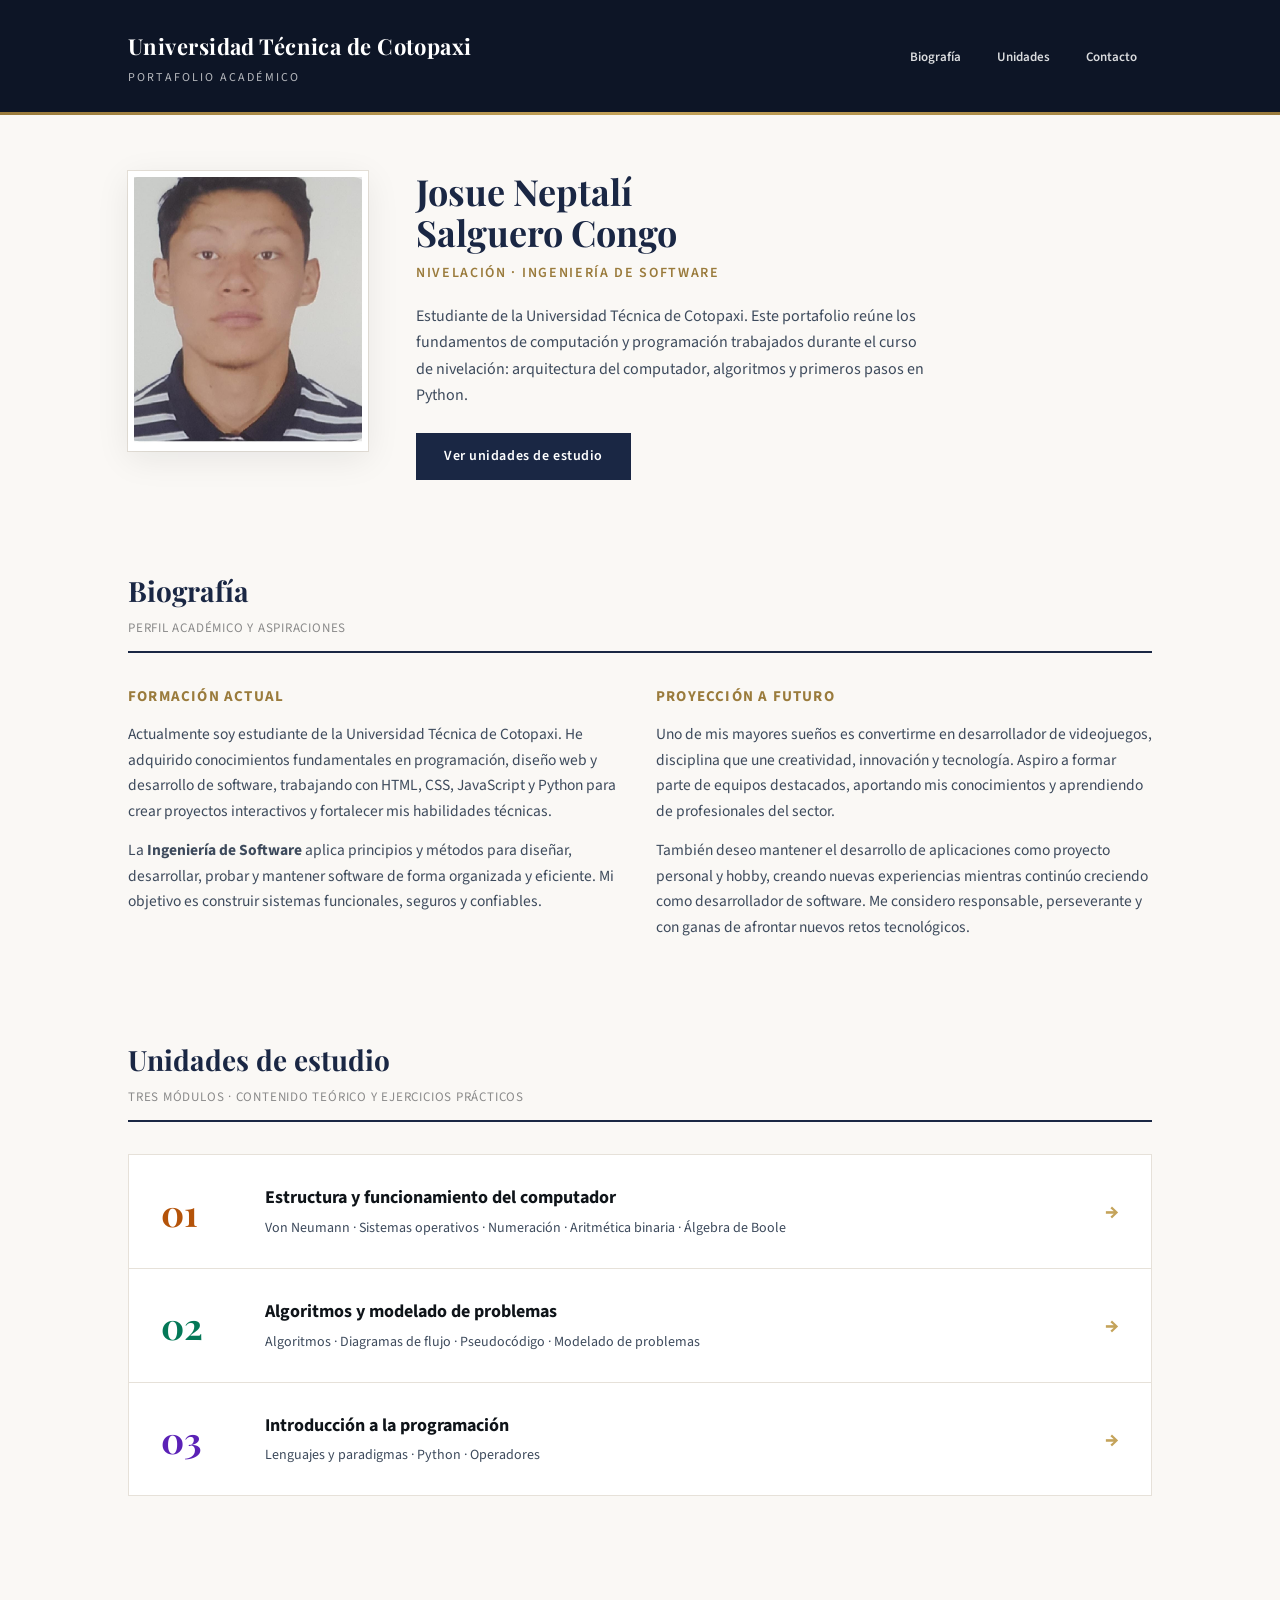
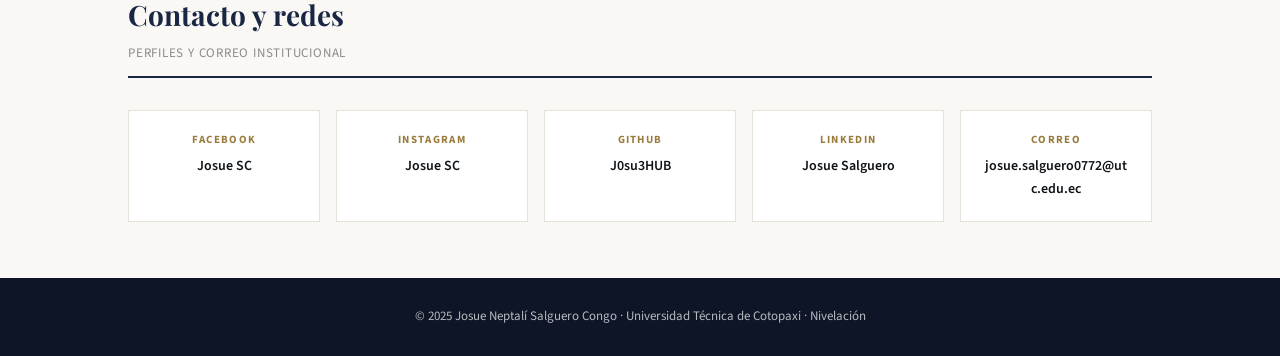
<file: index.html>
<!DOCTYPE html>
<html lang="es">
<head>
  <meta charset="UTF-8" />
  <meta name="viewport" content="width=device-width, initial-scale=1.0" />
  <title>Portafolio Académico · Josue Neptalí Salguero Congo</title>
  <link rel="stylesheet" href="style.css" />
</head>
<body>

  <header class="site-header">
    <div class="header-inner">
      <div class="logo-block">
        <h1>Universidad Técnica de Cotopaxi</h1>
        <p>Portafolio Académico</p>
      </div>
      <nav class="site-nav">
        <a href="#biografia">Biografía</a>
        <a href="#unidades">Unidades</a>
        <a href="#redes">Contacto</a>
      </nav>
    </div>
    <div class="gold-bar"></div>
  </header>

  <section class="hero">
    <img class="hero-photo" src="josue.jpeg" alt="Josue Neptalí Salguero Congo" />
    <div class="hero-info">
      <h2>Josue Neptalí<br>Salguero Congo</h2>
      <p class="role">Nivelación · Ingeniería de Software</p>
      <p>
        Estudiante de la Universidad Técnica de Cotopaxi. Este portafolio
        reúne los fundamentos de computación y programación trabajados
        durante el curso de nivelación: arquitectura del computador,
        algoritmos y primeros pasos en Python.
      </p>
      <a class="btn-primary" href="#unidades">Ver unidades de estudio</a>
    </div>
  </section>

  <section class="section" id="biografia">
    <div class="section-head">
      <h2>Biografía</h2>
      <span>Perfil académico y aspiraciones</span>
    </div>
    <div class="bio-grid">
      <div class="bio-block">
        <h3>Formación actual</h3>
        <p>
          Actualmente soy estudiante de la Universidad Técnica de Cotopaxi.
          He adquirido conocimientos fundamentales en programación, diseño web
          y desarrollo de software, trabajando con HTML, CSS, JavaScript y
          Python para crear proyectos interactivos y fortalecer mis
          habilidades técnicas.
        </p>
        <p style="margin-top:14px">
          La <strong>Ingeniería de Software</strong> aplica principios y
          métodos para diseñar, desarrollar, probar y mantener software de
          forma organizada y eficiente. Mi objetivo es construir sistemas
          funcionales, seguros y confiables.
        </p>
      </div>
      <div class="bio-block">
        <h3>Proyección a futuro</h3>
        <p>
          Uno de mis mayores sueños es convertirme en desarrollador de
          videojuegos, disciplina que une creatividad, innovación y
          tecnología. Aspiro a formar parte de equipos destacados, aportando
          mis conocimientos y aprendiendo de profesionales del sector.
        </p>
        <p style="margin-top:14px">
          También deseo mantener el desarrollo de aplicaciones como proyecto
          personal y hobby, creando nuevas experiencias mientras continúo
          creciendo como desarrollador de software. Me considero responsable,
          perseverante y con ganas de afrontar nuevos retos tecnológicos.
        </p>
      </div>
    </div>
  </section>

  <section class="section" id="unidades">
    <div class="section-head">
      <h2>Unidades de estudio</h2>
      <span>Tres módulos · contenido teórico y ejercicios prácticos</span>
    </div>

    <div class="units-list">
      <a class="unit-row" href="unidad1.html">
        <div class="unit-num">01</div>
        <div class="unit-meta">
          <h3>Estructura y funcionamiento del computador</h3>
          <p>Von Neumann · Sistemas operativos · Numeración · Aritmética binaria · Álgebra de Boole</p>
        </div>
        <div class="unit-arrow">→</div>
      </a>
      <a class="unit-row" href="unidad2.html">
        <div class="unit-num">02</div>
        <div class="unit-meta">
          <h3>Algoritmos y modelado de problemas</h3>
          <p>Algoritmos · Diagramas de flujo · Pseudocódigo · Modelado de problemas</p>
        </div>
        <div class="unit-arrow">→</div>
      </a>
      <a class="unit-row" href="unidad3.html">
        <div class="unit-num">03</div>
        <div class="unit-meta">
          <h3>Introducción a la programación</h3>
          <p>Lenguajes y paradigmas · Python · Operadores</p>
        </div>
        <div class="unit-arrow">→</div>
      </a>
    </div>
  </section>

  <section class="section" id="redes">
    <div class="section-head">
      <h2>Contacto y redes</h2>
      <span>Perfiles y correo institucional</span>
    </div>
    <div class="social-row">
      <div class="social-card">
        <div class="label">Facebook</div>
        <div class="value">Josue SC</div>
      </div>
      <div class="social-card">
        <div class="label">Instagram</div>
        <div class="value">Josue SC</div>
      </div>
      <div class="social-card">
        <div class="label">GitHub</div>
        <div class="value">J0su3HUB</div>
      </div>
      <div class="social-card">
        <div class="label">LinkedIn</div>
        <div class="value">Josue Salguero</div>
      </div>
      <div class="social-card">
        <div class="label">Correo</div>
        <div class="value">josue.salguero0772@utc.edu.ec</div>
      </div>
    </div>
  </section>

  <footer class="site-footer">
    <p>© 2025 Josue Neptalí Salguero Congo · Universidad Técnica de Cotopaxi · Nivelación</p>
  </footer>

</body>
</html>
</file>
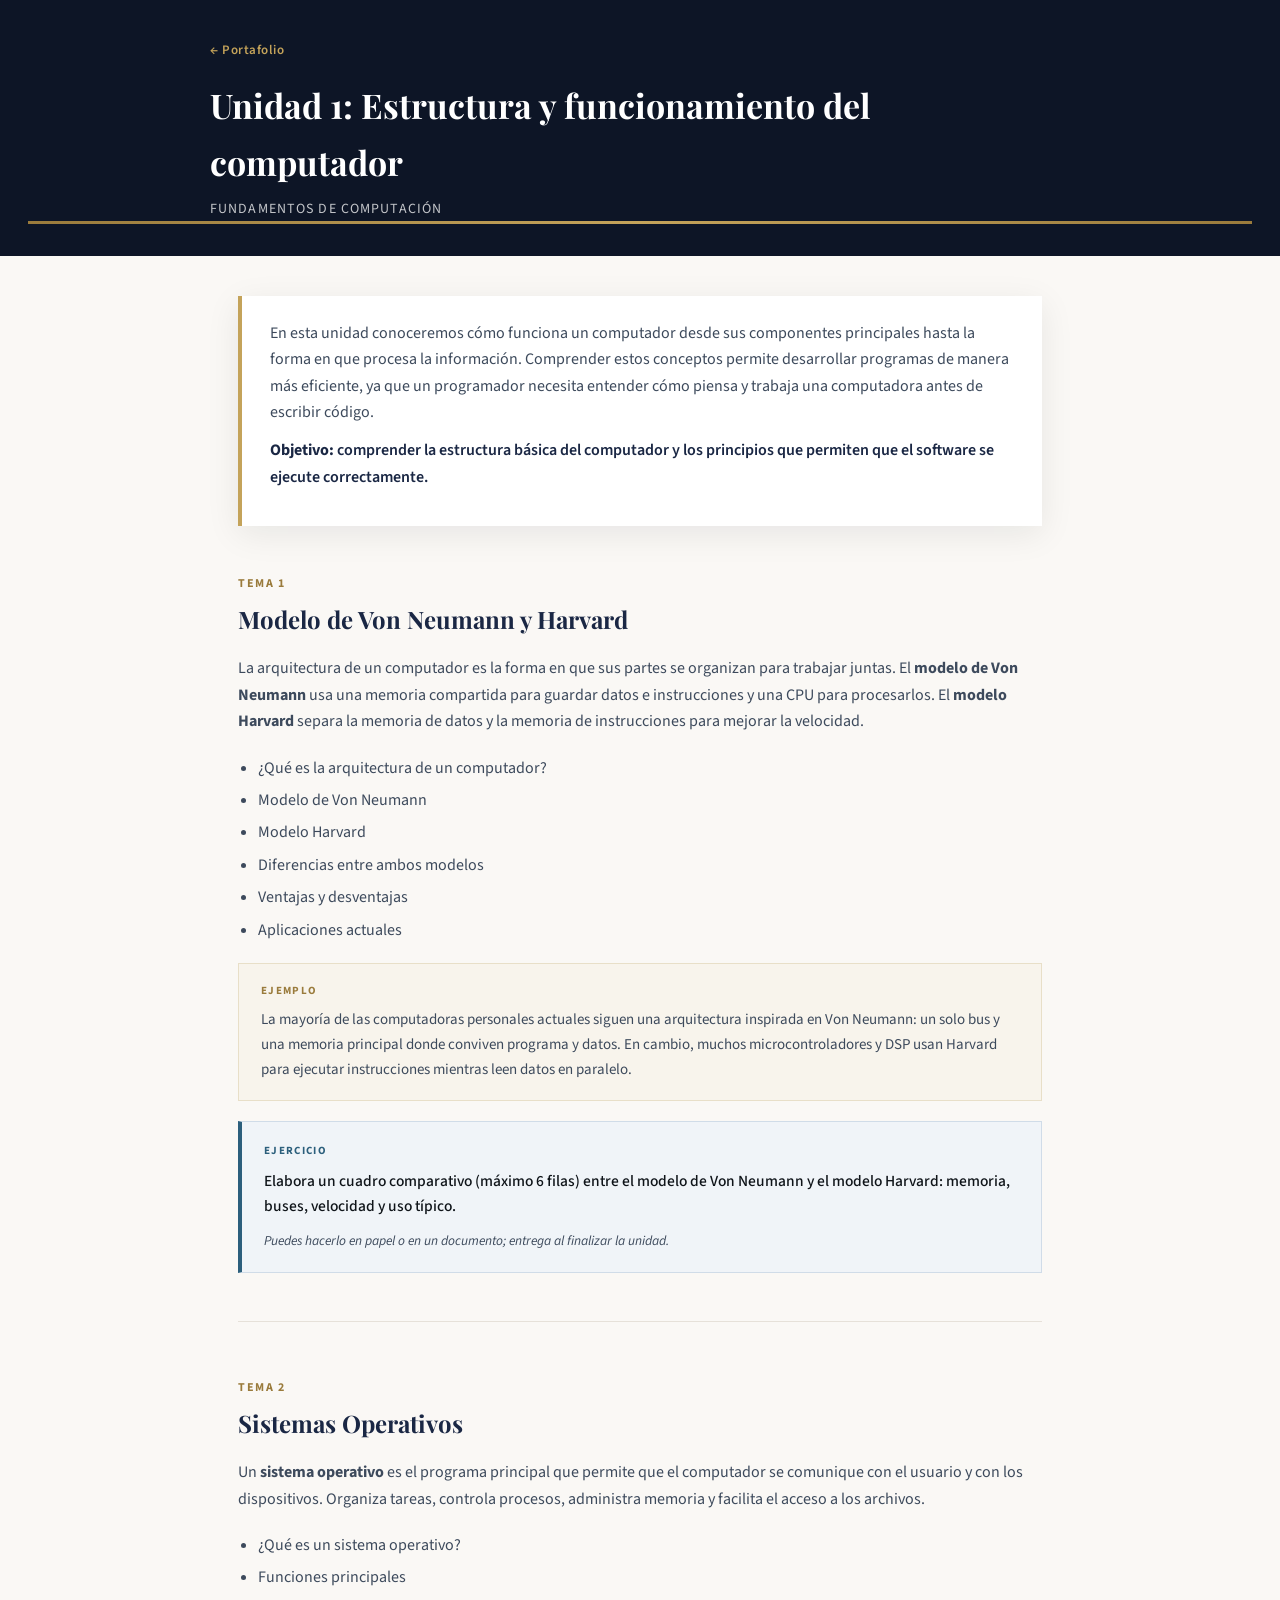
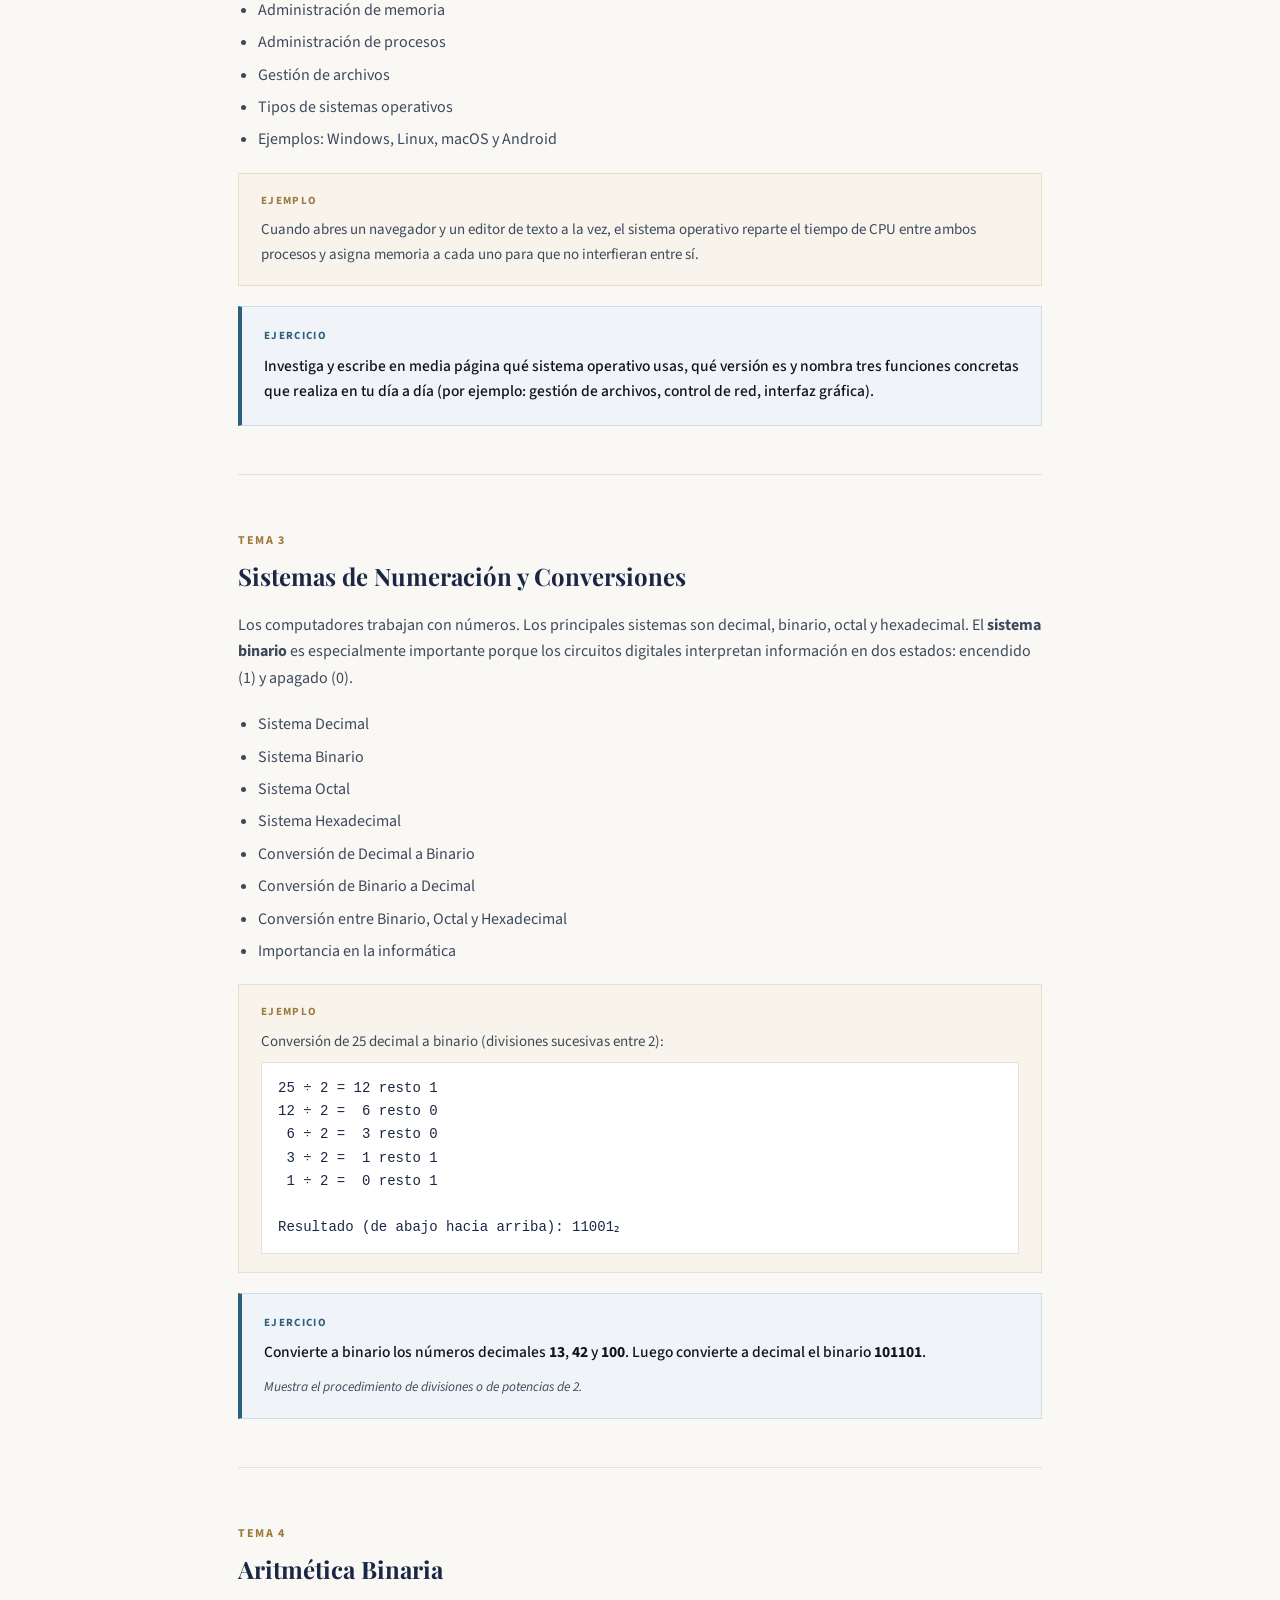
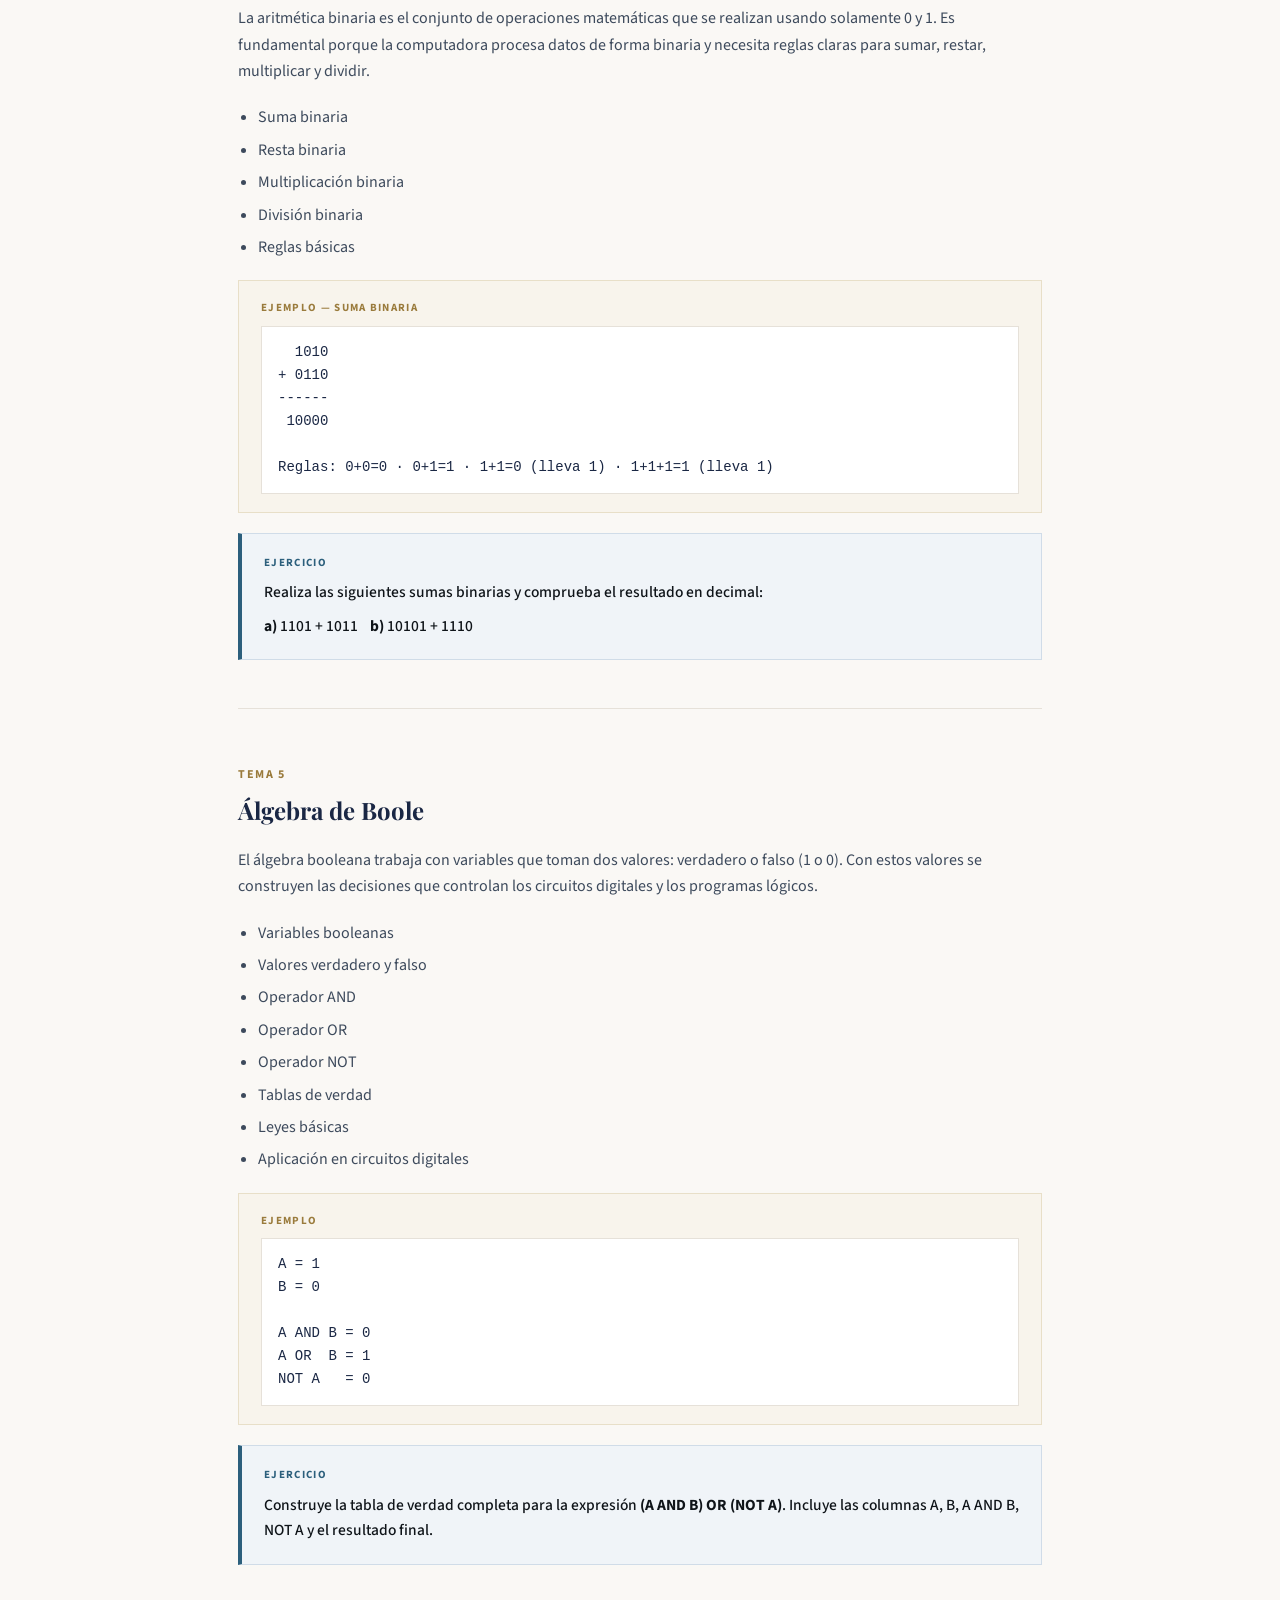
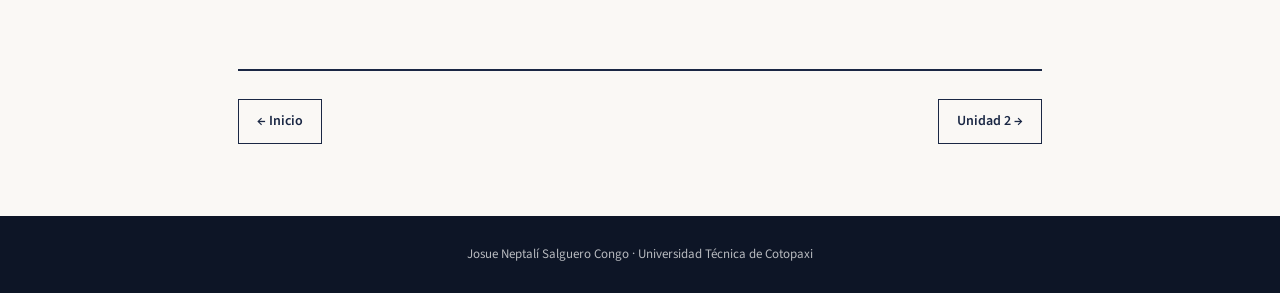
<file: unidad1.html>
<!DOCTYPE html>
<html lang="es">
<head>
  <meta charset="UTF-8" />
  <meta name="viewport" content="width=device-width, initial-scale=1.0" />
  <title>Unidad 1 · Estructura del computador</title>
  <link rel="stylesheet" href="style.css" />
</head>
<body>

  <header class="unit-page-header">
    <div class="inner">
      <a class="back" href="index.html">← Portafolio</a>
      <h1>Unidad 1: Estructura y funcionamiento del computador</h1>
      <p class="subtitle">Fundamentos de computación</p>
    </div>
    <div class="gold-bar"></div>
  </header>

  <main class="unit-content">

    <div class="intro-block">
      <p>
        En esta unidad conoceremos cómo funciona un computador desde sus
        componentes principales hasta la forma en que procesa la información.
        Comprender estos conceptos permite desarrollar programas de manera más
        eficiente, ya que un programador necesita entender cómo piensa y
        trabaja una computadora antes de escribir código.
      </p>
      <p class="objetivo"><strong>Objetivo:</strong> comprender la estructura básica del computador y los principios que permiten que el software se ejecute correctamente.</p>
    </div>

    <!-- Tema 1 -->
    <article class="topic">
      <div class="topic-number">Tema 1</div>
      <h2>Modelo de Von Neumann y Harvard</h2>
      <p class="explanation">
        La arquitectura de un computador es la forma en que sus partes se
        organizan para trabajar juntas. El <strong>modelo de Von Neumann</strong>
        usa una memoria compartida para guardar datos e instrucciones y una CPU
        para procesarlos. El <strong>modelo Harvard</strong> separa la memoria
        de datos y la memoria de instrucciones para mejorar la velocidad.
      </p>
      <ul>
        <li>¿Qué es la arquitectura de un computador?</li>
        <li>Modelo de Von Neumann</li>
        <li>Modelo Harvard</li>
        <li>Diferencias entre ambos modelos</li>
        <li>Ventajas y desventajas</li>
        <li>Aplicaciones actuales</li>
      </ul>
      <div class="example-box">
        <div class="label">Ejemplo</div>
        <p>
          La mayoría de las computadoras personales actuales siguen una
          arquitectura inspirada en Von Neumann: un solo bus y una memoria
          principal donde conviven programa y datos. En cambio, muchos
          microcontroladores y DSP usan Harvard para ejecutar instrucciones
          mientras leen datos en paralelo.
        </p>
      </div>
      <div class="exercise-box">
        <div class="label">Ejercicio</div>
        <p>Elabora un cuadro comparativo (máximo 6 filas) entre el modelo de Von Neumann y el modelo Harvard: memoria, buses, velocidad y uso típico.</p>
        <p class="hint">Puedes hacerlo en papel o en un documento; entrega al finalizar la unidad.</p>
      </div>
    </article>

    <!-- Tema 2 -->
    <article class="topic">
      <div class="topic-number">Tema 2</div>
      <h2>Sistemas Operativos</h2>
      <p class="explanation">
        Un <strong>sistema operativo</strong> es el programa principal que
        permite que el computador se comunique con el usuario y con los
        dispositivos. Organiza tareas, controla procesos, administra memoria
        y facilita el acceso a los archivos.
      </p>
      <ul>
        <li>¿Qué es un sistema operativo?</li>
        <li>Funciones principales</li>
        <li>Administración de memoria</li>
        <li>Administración de procesos</li>
        <li>Gestión de archivos</li>
        <li>Tipos de sistemas operativos</li>
        <li>Ejemplos: Windows, Linux, macOS y Android</li>
      </ul>
      <div class="example-box">
        <div class="label">Ejemplo</div>
        <p>
          Cuando abres un navegador y un editor de texto a la vez, el sistema
          operativo reparte el tiempo de CPU entre ambos procesos y asigna
          memoria a cada uno para que no interfieran entre sí.
        </p>
      </div>
      <div class="exercise-box">
        <div class="label">Ejercicio</div>
        <p>Investiga y escribe en media página qué sistema operativo usas, qué versión es y nombra tres funciones concretas que realiza en tu día a día (por ejemplo: gestión de archivos, control de red, interfaz gráfica).</p>
      </div>
    </article>

    <!-- Tema 3 -->
    <article class="topic">
      <div class="topic-number">Tema 3</div>
      <h2>Sistemas de Numeración y Conversiones</h2>
      <p class="explanation">
        Los computadores trabajan con números. Los principales sistemas son
        decimal, binario, octal y hexadecimal. El <strong>sistema binario</strong>
        es especialmente importante porque los circuitos digitales interpretan
        información en dos estados: encendido (1) y apagado (0).
      </p>
      <ul>
        <li>Sistema Decimal</li>
        <li>Sistema Binario</li>
        <li>Sistema Octal</li>
        <li>Sistema Hexadecimal</li>
        <li>Conversión de Decimal a Binario</li>
        <li>Conversión de Binario a Decimal</li>
        <li>Conversión entre Binario, Octal y Hexadecimal</li>
        <li>Importancia en la informática</li>
      </ul>
      <div class="example-box">
        <div class="label">Ejemplo</div>
        <p>Conversión de 25 decimal a binario (divisiones sucesivas entre 2):</p>
        <div class="code">25 ÷ 2 = 12 resto 1
12 ÷ 2 =  6 resto 0
 6 ÷ 2 =  3 resto 0
 3 ÷ 2 =  1 resto 1
 1 ÷ 2 =  0 resto 1

Resultado (de abajo hacia arriba): 11001₂</div>
      </div>
      <div class="exercise-box">
        <div class="label">Ejercicio</div>
        <p>Convierte a binario los números decimales <strong>13</strong>, <strong>42</strong> y <strong>100</strong>. Luego convierte a decimal el binario <strong>101101</strong>.</p>
        <p class="hint">Muestra el procedimiento de divisiones o de potencias de 2.</p>
      </div>
    </article>

    <!-- Tema 4 -->
    <article class="topic">
      <div class="topic-number">Tema 4</div>
      <h2>Aritmética Binaria</h2>
      <p class="explanation">
        La aritmética binaria es el conjunto de operaciones matemáticas que se
        realizan usando solamente 0 y 1. Es fundamental porque la computadora
        procesa datos de forma binaria y necesita reglas claras para sumar,
        restar, multiplicar y dividir.
      </p>
      <ul>
        <li>Suma binaria</li>
        <li>Resta binaria</li>
        <li>Multiplicación binaria</li>
        <li>División binaria</li>
        <li>Reglas básicas</li>
      </ul>
      <div class="example-box">
        <div class="label">Ejemplo — Suma binaria</div>
        <div class="code">  1010
+ 0110
------
 10000

Reglas: 0+0=0 · 0+1=1 · 1+1=0 (lleva 1) · 1+1+1=1 (lleva 1)</div>
      </div>
      <div class="exercise-box">
        <div class="label">Ejercicio</div>
        <p>Realiza las siguientes sumas binarias y comprueba el resultado en decimal:</p>
        <p style="margin-top:8px"><strong>a)</strong> 1101 + 1011 &nbsp;&nbsp; <strong>b)</strong> 10101 + 1110</p>
      </div>
    </article>

    <!-- Tema 5 -->
    <article class="topic">
      <div class="topic-number">Tema 5</div>
      <h2>Álgebra de Boole</h2>
      <p class="explanation">
        El álgebra booleana trabaja con variables que toman dos valores:
        verdadero o falso (1 o 0). Con estos valores se construyen las
        decisiones que controlan los circuitos digitales y los programas lógicos.
      </p>
      <ul>
        <li>Variables booleanas</li>
        <li>Valores verdadero y falso</li>
        <li>Operador AND</li>
        <li>Operador OR</li>
        <li>Operador NOT</li>
        <li>Tablas de verdad</li>
        <li>Leyes básicas</li>
        <li>Aplicación en circuitos digitales</li>
      </ul>
      <div class="example-box">
        <div class="label">Ejemplo</div>
        <div class="code">A = 1
B = 0

A AND B = 0
A OR  B = 1
NOT A   = 0</div>
      </div>
      <div class="exercise-box">
        <div class="label">Ejercicio</div>
        <p>Construye la tabla de verdad completa para la expresión <strong>(A AND B) OR (NOT A)</strong>. Incluye las columnas A, B, A AND B, NOT A y el resultado final.</p>
      </div>
    </article>

    <div class="unit-nav-bottom">
      <a href="index.html">← Inicio</a>
      <a href="unidad2.html">Unidad 2 →</a>
    </div>
  </main>

  <footer class="site-footer">
    <p>Josue Neptalí Salguero Congo · Universidad Técnica de Cotopaxi</p>
  </footer>

</body>
</html>
</file>
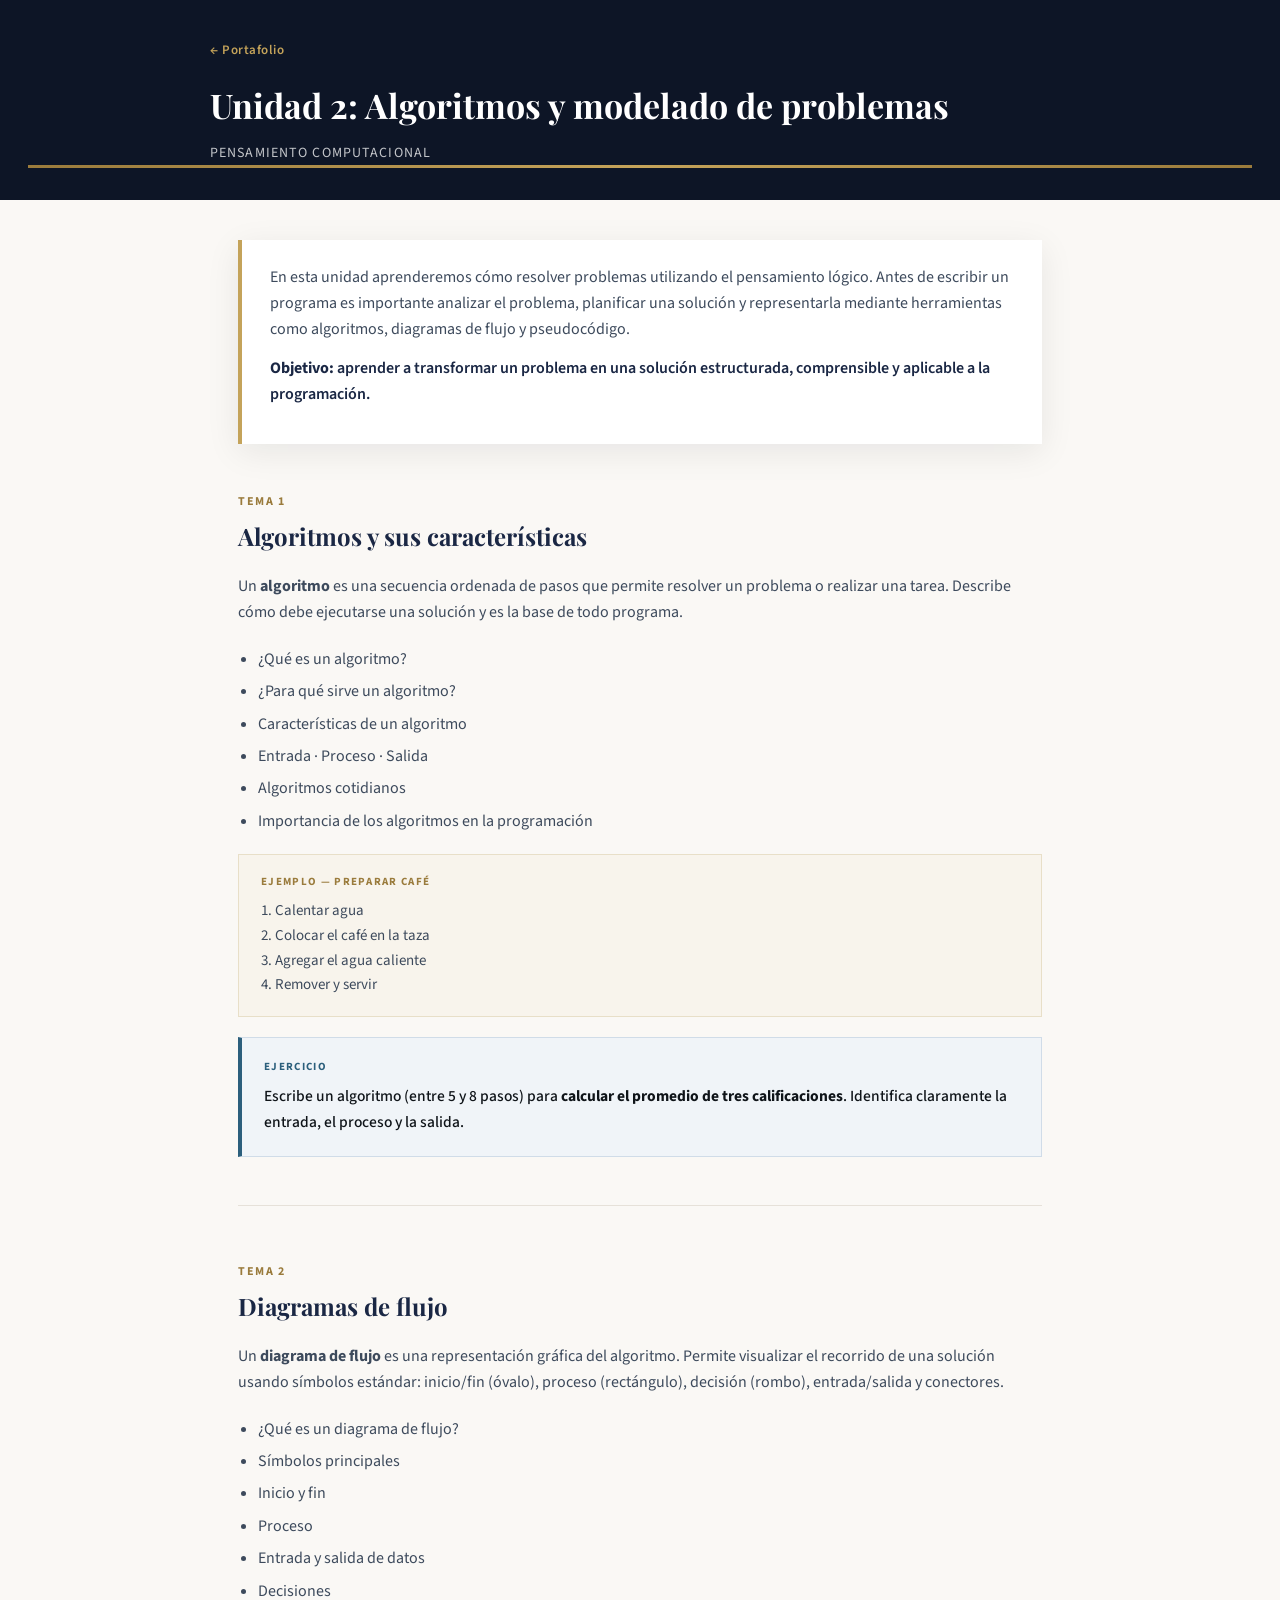
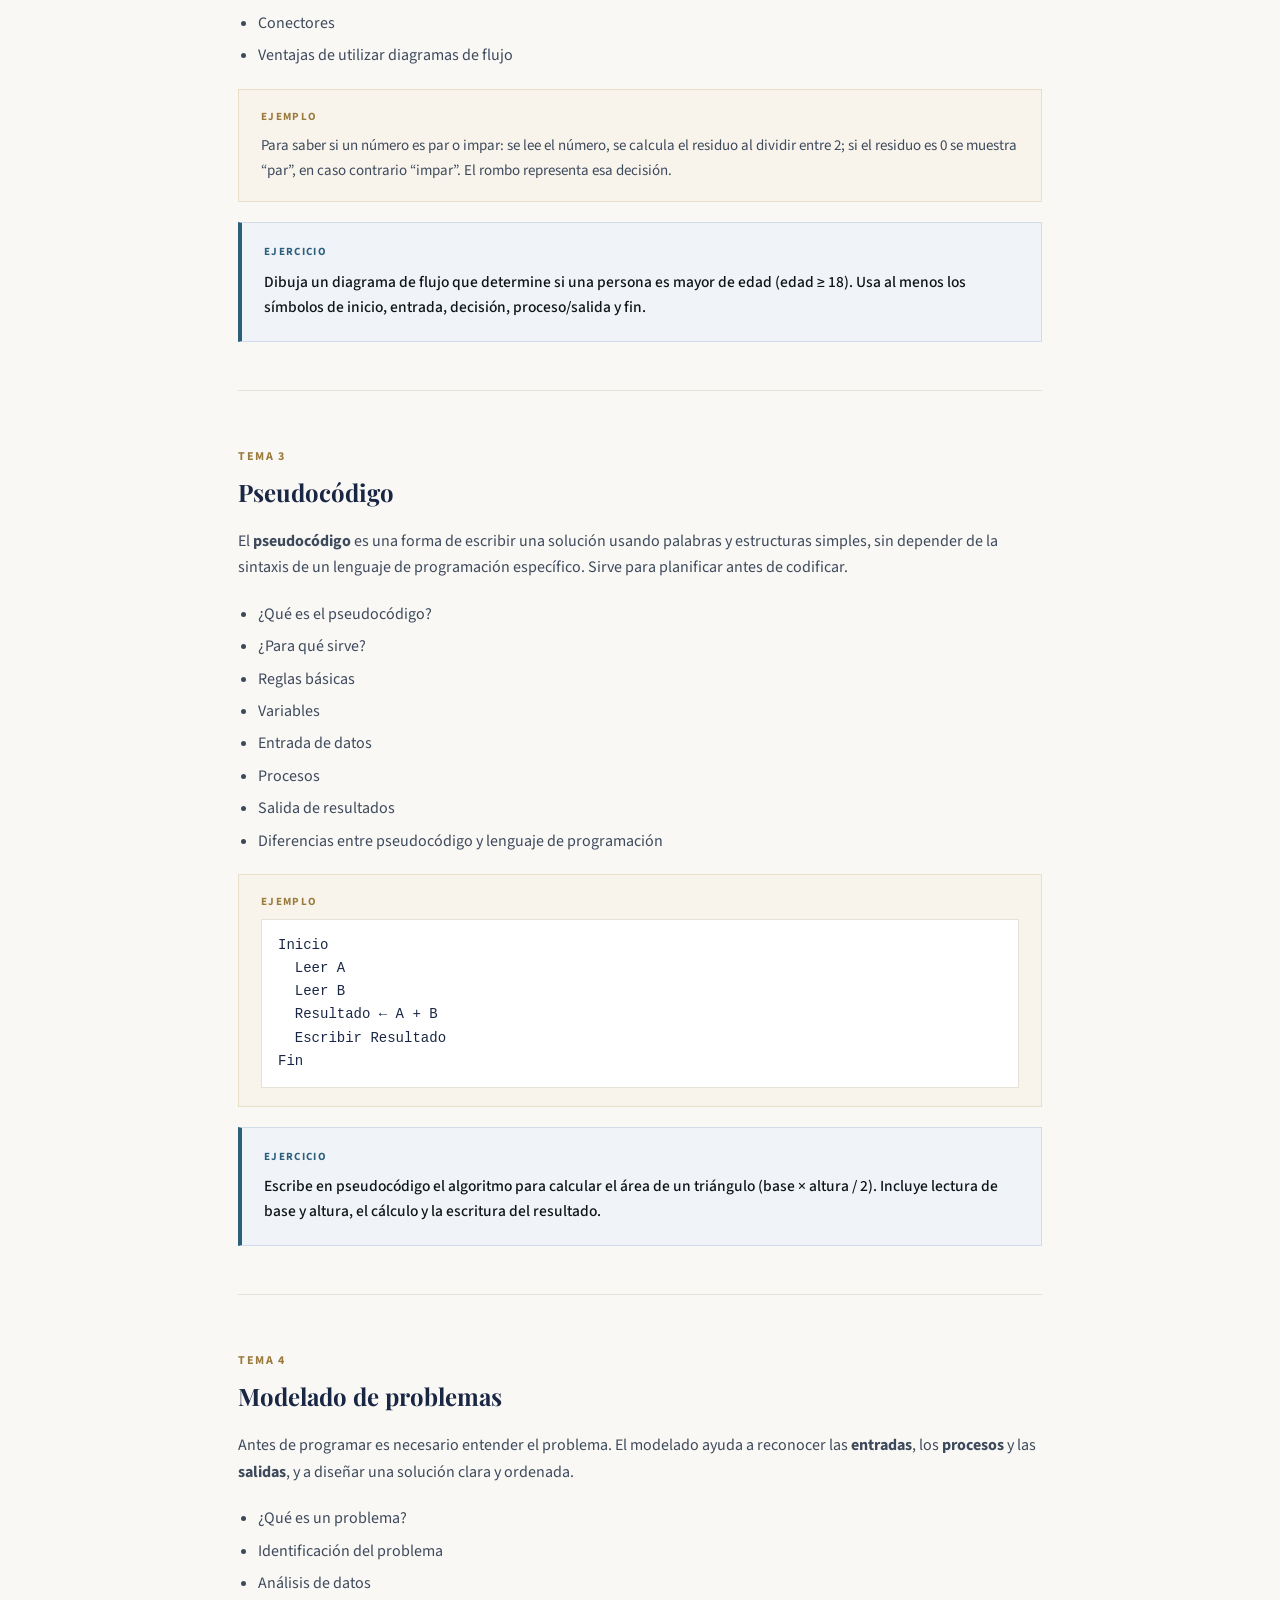
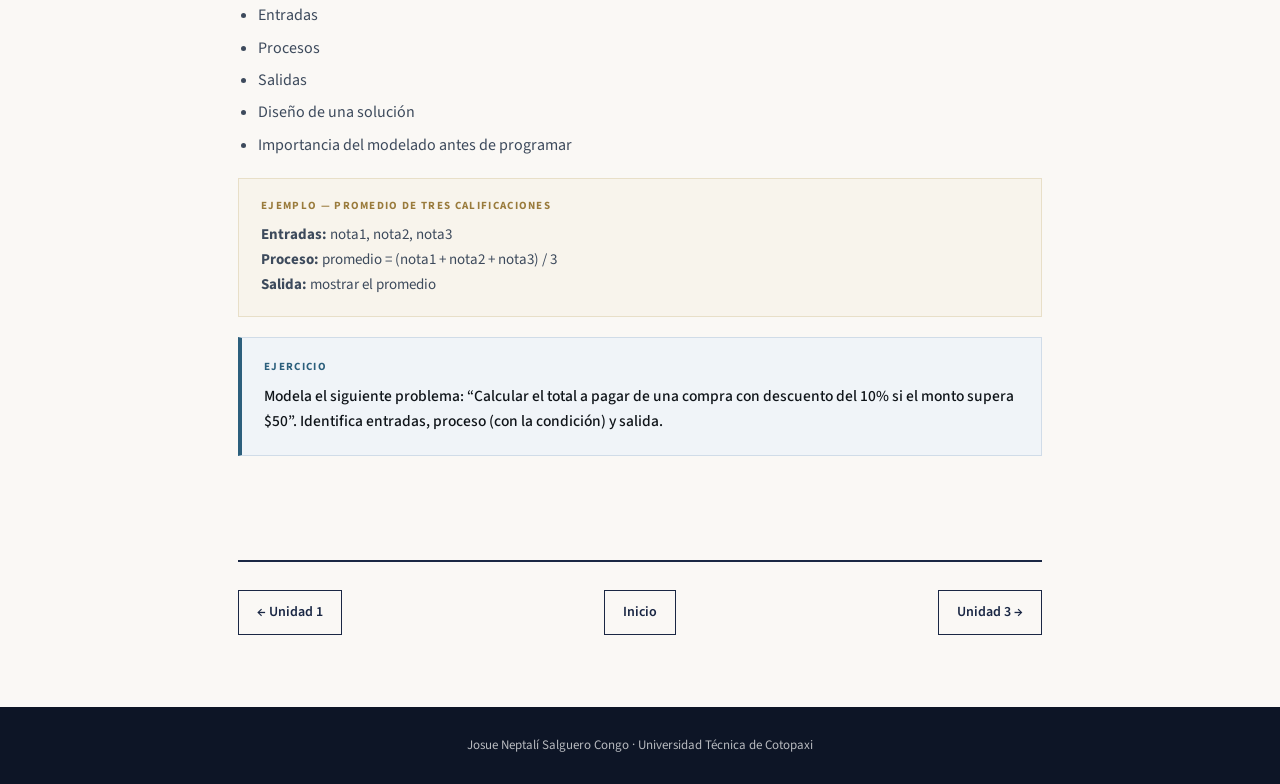
<file: unidad2.html>
<!DOCTYPE html>
<html lang="es">
<head>
  <meta charset="UTF-8" />
  <meta name="viewport" content="width=device-width, initial-scale=1.0" />
  <title>Unidad 2 · Algoritmos y modelado</title>
  <link rel="stylesheet" href="style.css" />
</head>
<body>

  <header class="unit-page-header">
    <div class="inner">
      <a class="back" href="index.html">← Portafolio</a>
      <h1>Unidad 2: Algoritmos y modelado de problemas</h1>
      <p class="subtitle">Pensamiento computacional</p>
    </div>
    <div class="gold-bar"></div>
  </header>

  <main class="unit-content">

    <div class="intro-block">
      <p>
        En esta unidad aprenderemos cómo resolver problemas utilizando el
        pensamiento lógico. Antes de escribir un programa es importante
        analizar el problema, planificar una solución y representarla mediante
        herramientas como algoritmos, diagramas de flujo y pseudocódigo.
      </p>
      <p class="objetivo"><strong>Objetivo:</strong> aprender a transformar un problema en una solución estructurada, comprensible y aplicable a la programación.</p>
    </div>

    <!-- Tema 1 -->
    <article class="topic">
      <div class="topic-number">Tema 1</div>
      <h2>Algoritmos y sus características</h2>
      <p class="explanation">
        Un <strong>algoritmo</strong> es una secuencia ordenada de pasos que
        permite resolver un problema o realizar una tarea. Describe cómo debe
        ejecutarse una solución y es la base de todo programa.
      </p>
      <ul>
        <li>¿Qué es un algoritmo?</li>
        <li>¿Para qué sirve un algoritmo?</li>
        <li>Características de un algoritmo</li>
        <li>Entrada · Proceso · Salida</li>
        <li>Algoritmos cotidianos</li>
        <li>Importancia de los algoritmos en la programación</li>
      </ul>
      <div class="example-box">
        <div class="label">Ejemplo — Preparar café</div>
        <p>
          1. Calentar agua<br>
          2. Colocar el café en la taza<br>
          3. Agregar el agua caliente<br>
          4. Remover y servir
        </p>
      </div>
      <div class="exercise-box">
        <div class="label">Ejercicio</div>
        <p>Escribe un algoritmo (entre 5 y 8 pasos) para <strong>calcular el promedio de tres calificaciones</strong>. Identifica claramente la entrada, el proceso y la salida.</p>
      </div>
    </article>

    <!-- Tema 2 -->
    <article class="topic">
      <div class="topic-number">Tema 2</div>
      <h2>Diagramas de flujo</h2>
      <p class="explanation">
        Un <strong>diagrama de flujo</strong> es una representación gráfica del
        algoritmo. Permite visualizar el recorrido de una solución usando
        símbolos estándar: inicio/fin (óvalo), proceso (rectángulo), decisión
        (rombo), entrada/salida y conectores.
      </p>
      <ul>
        <li>¿Qué es un diagrama de flujo?</li>
        <li>Símbolos principales</li>
        <li>Inicio y fin</li>
        <li>Proceso</li>
        <li>Entrada y salida de datos</li>
        <li>Decisiones</li>
        <li>Conectores</li>
        <li>Ventajas de utilizar diagramas de flujo</li>
      </ul>
      <div class="example-box">
        <div class="label">Ejemplo</div>
        <p>
          Para saber si un número es par o impar: se lee el número, se calcula
          el residuo al dividir entre 2; si el residuo es 0 se muestra “par”,
          en caso contrario “impar”. El rombo representa esa decisión.
        </p>
      </div>
      <div class="exercise-box">
        <div class="label">Ejercicio</div>
        <p>Dibuja un diagrama de flujo que determine si una persona es mayor de edad (edad ≥ 18). Usa al menos los símbolos de inicio, entrada, decisión, proceso/salida y fin.</p>
      </div>
    </article>

    <!-- Tema 3 -->
    <article class="topic">
      <div class="topic-number">Tema 3</div>
      <h2>Pseudocódigo</h2>
      <p class="explanation">
        El <strong>pseudocódigo</strong> es una forma de escribir una solución
        usando palabras y estructuras simples, sin depender de la sintaxis de
        un lenguaje de programación específico. Sirve para planificar antes de
        codificar.
      </p>
      <ul>
        <li>¿Qué es el pseudocódigo?</li>
        <li>¿Para qué sirve?</li>
        <li>Reglas básicas</li>
        <li>Variables</li>
        <li>Entrada de datos</li>
        <li>Procesos</li>
        <li>Salida de resultados</li>
        <li>Diferencias entre pseudocódigo y lenguaje de programación</li>
      </ul>
      <div class="example-box">
        <div class="label">Ejemplo</div>
        <div class="code">Inicio
  Leer A
  Leer B
  Resultado ← A + B
  Escribir Resultado
Fin</div>
      </div>
      <div class="exercise-box">
        <div class="label">Ejercicio</div>
        <p>Escribe en pseudocódigo el algoritmo para calcular el área de un triángulo (base × altura / 2). Incluye lectura de base y altura, el cálculo y la escritura del resultado.</p>
      </div>
    </article>

    <!-- Tema 4 -->
    <article class="topic">
      <div class="topic-number">Tema 4</div>
      <h2>Modelado de problemas</h2>
      <p class="explanation">
        Antes de programar es necesario entender el problema. El modelado
        ayuda a reconocer las <strong>entradas</strong>, los
        <strong>procesos</strong> y las <strong>salidas</strong>, y a diseñar
        una solución clara y ordenada.
      </p>
      <ul>
        <li>¿Qué es un problema?</li>
        <li>Identificación del problema</li>
        <li>Análisis de datos</li>
        <li>Entradas</li>
        <li>Procesos</li>
        <li>Salidas</li>
        <li>Diseño de una solución</li>
        <li>Importancia del modelado antes de programar</li>
      </ul>
      <div class="example-box">
        <div class="label">Ejemplo — Promedio de tres calificaciones</div>
        <p>
          <strong>Entradas:</strong> nota1, nota2, nota3<br>
          <strong>Proceso:</strong> promedio = (nota1 + nota2 + nota3) / 3<br>
          <strong>Salida:</strong> mostrar el promedio
        </p>
      </div>
      <div class="exercise-box">
        <div class="label">Ejercicio</div>
        <p>Modela el siguiente problema: “Calcular el total a pagar de una compra con descuento del 10% si el monto supera $50”. Identifica entradas, proceso (con la condición) y salida.</p>
      </div>
    </article>

    <div class="unit-nav-bottom">
      <a href="unidad1.html">← Unidad 1</a>
      <a href="index.html">Inicio</a>
      <a href="unidad3.html">Unidad 3 →</a>
    </div>
  </main>

  <footer class="site-footer">
    <p>Josue Neptalí Salguero Congo · Universidad Técnica de Cotopaxi</p>
  </footer>

</body>
</html>
</file>
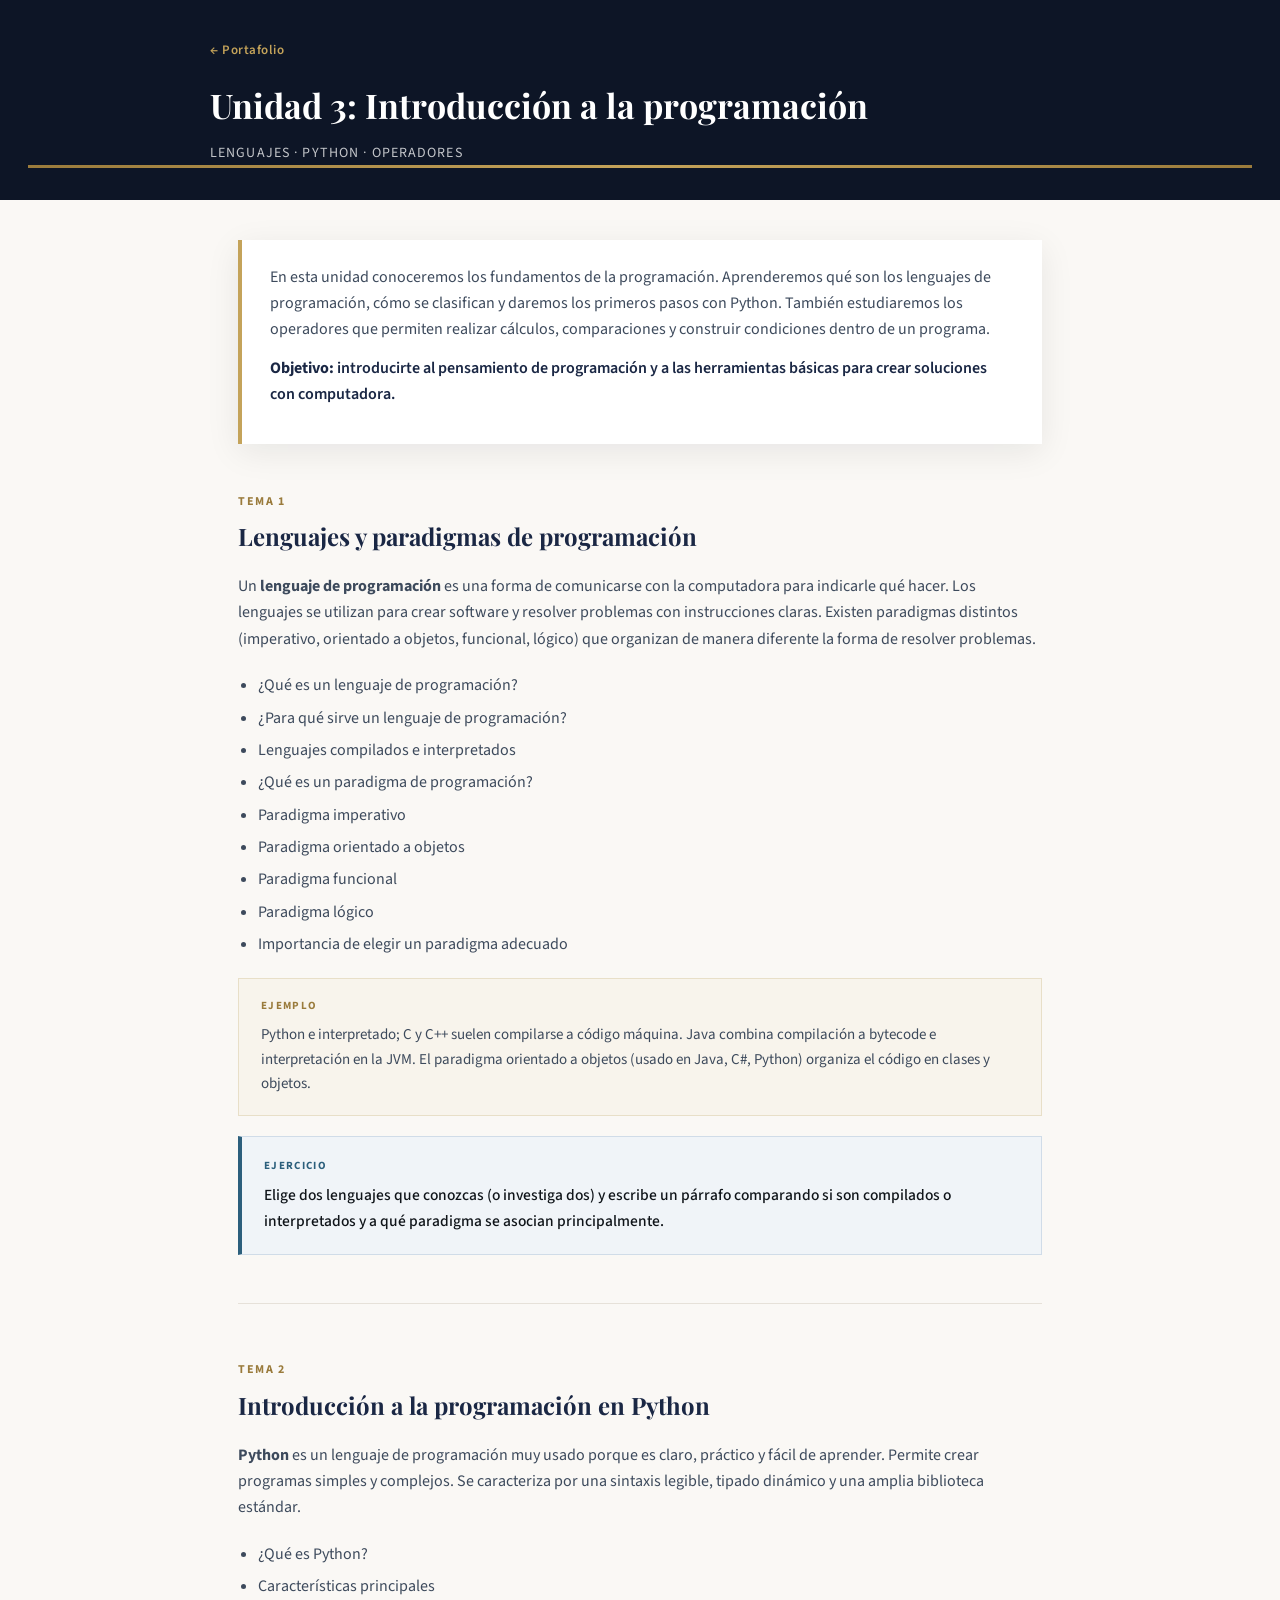
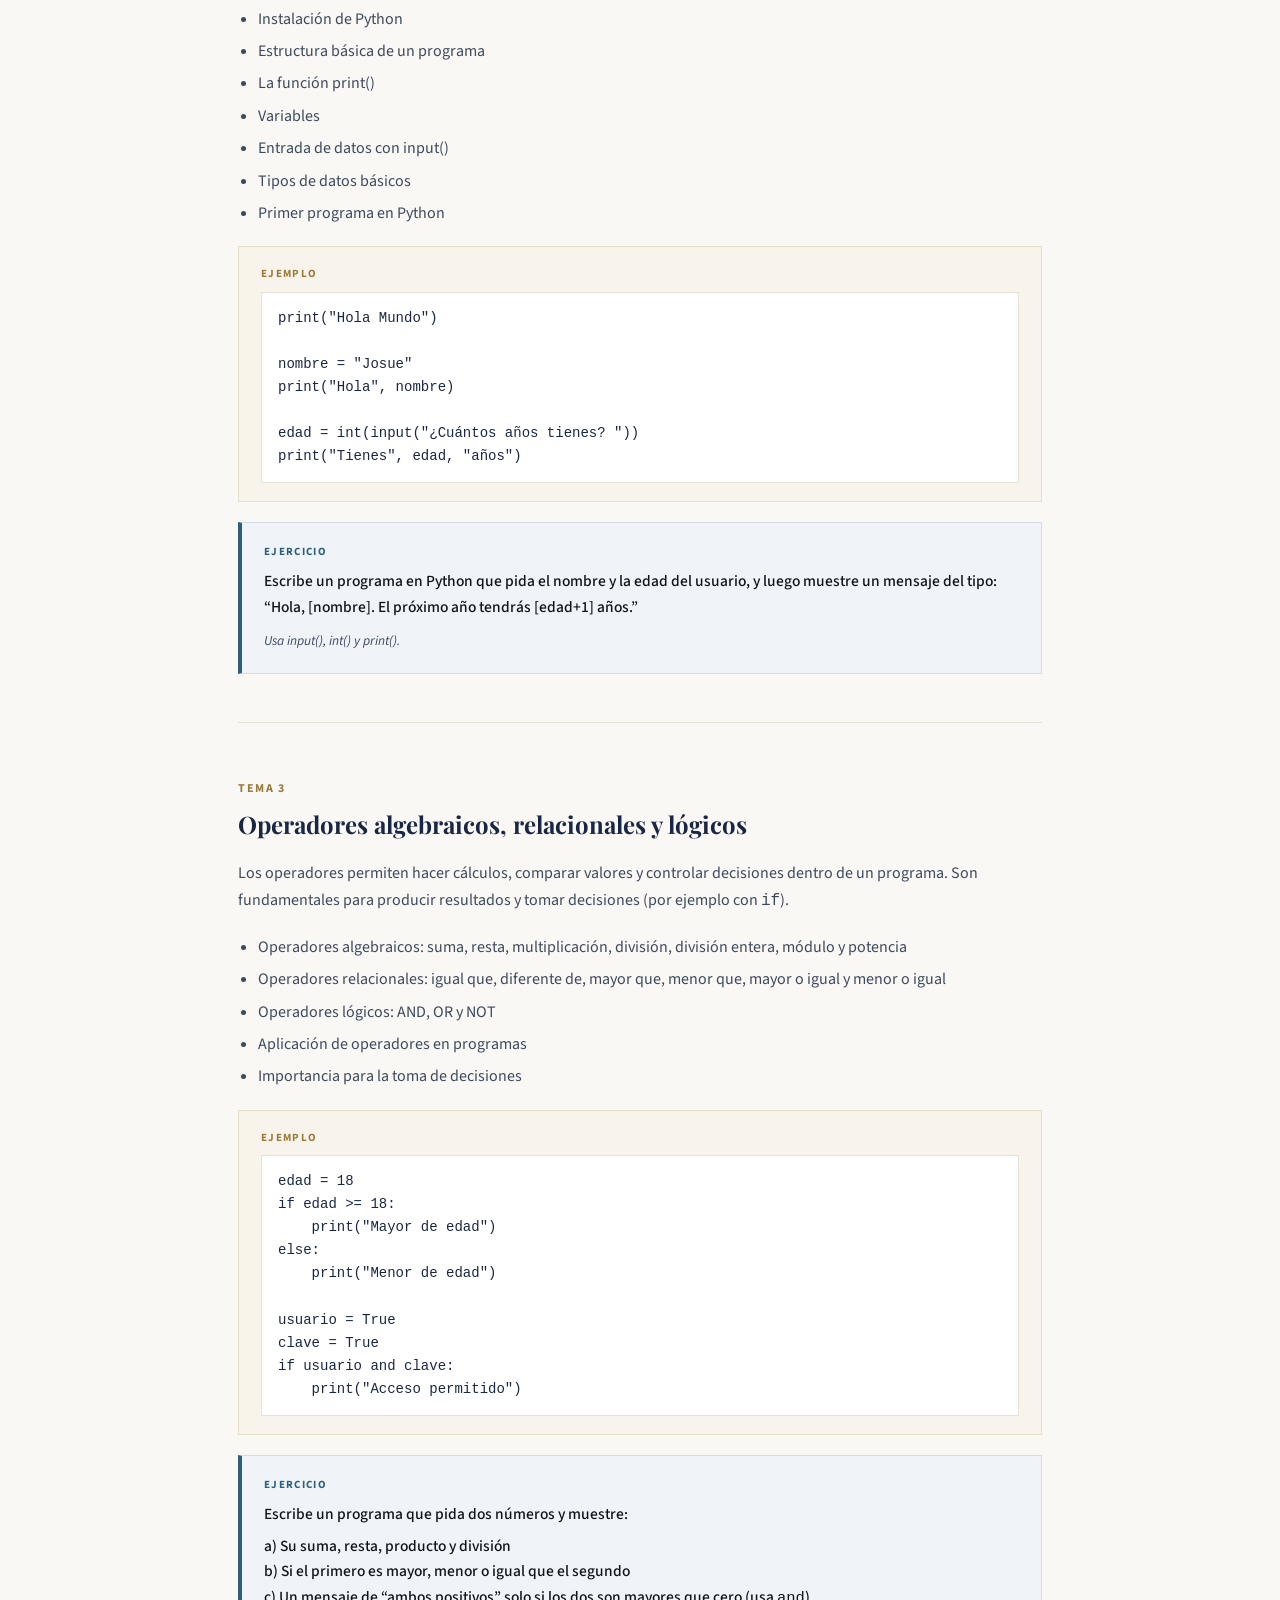
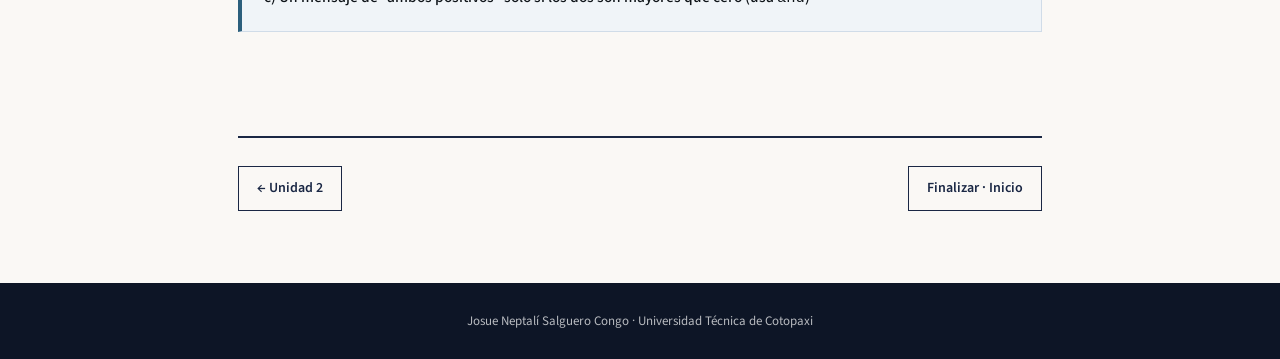
<file: unidad3.html>
<!DOCTYPE html>
<html lang="es">
<head>
  <meta charset="UTF-8" />
  <meta name="viewport" content="width=device-width, initial-scale=1.0" />
  <title>Unidad 3 · Introducción a la programación</title>
  <link rel="stylesheet" href="style.css" />
</head>
<body>

  <header class="unit-page-header">
    <div class="inner">
      <a class="back" href="index.html">← Portafolio</a>
      <h1>Unidad 3: Introducción a la programación</h1>
      <p class="subtitle">Lenguajes · Python · Operadores</p>
    </div>
    <div class="gold-bar"></div>
  </header>

  <main class="unit-content">

    <div class="intro-block">
      <p>
        En esta unidad conoceremos los fundamentos de la programación.
        Aprenderemos qué son los lenguajes de programación, cómo se clasifican
        y daremos los primeros pasos con Python. También estudiaremos los
        operadores que permiten realizar cálculos, comparaciones y construir
        condiciones dentro de un programa.
      </p>
      <p class="objetivo"><strong>Objetivo:</strong> introducirte al pensamiento de programación y a las herramientas básicas para crear soluciones con computadora.</p>
    </div>

    <!-- Tema 1 -->
    <article class="topic">
      <div class="topic-number">Tema 1</div>
      <h2>Lenguajes y paradigmas de programación</h2>
      <p class="explanation">
        Un <strong>lenguaje de programación</strong> es una forma de
        comunicarse con la computadora para indicarle qué hacer. Los lenguajes
        se utilizan para crear software y resolver problemas con instrucciones
        claras. Existen paradigmas distintos (imperativo, orientado a objetos,
        funcional, lógico) que organizan de manera diferente la forma de
        resolver problemas.
      </p>
      <ul>
        <li>¿Qué es un lenguaje de programación?</li>
        <li>¿Para qué sirve un lenguaje de programación?</li>
        <li>Lenguajes compilados e interpretados</li>
        <li>¿Qué es un paradigma de programación?</li>
        <li>Paradigma imperativo</li>
        <li>Paradigma orientado a objetos</li>
        <li>Paradigma funcional</li>
        <li>Paradigma lógico</li>
        <li>Importancia de elegir un paradigma adecuado</li>
      </ul>
      <div class="example-box">
        <div class="label">Ejemplo</div>
        <p>
          Python e interpretado; C y C++ suelen compilarse a código máquina.
          Java combina compilación a bytecode e interpretación en la JVM.
          El paradigma orientado a objetos (usado en Java, C#, Python) organiza
          el código en clases y objetos.
        </p>
      </div>
      <div class="exercise-box">
        <div class="label">Ejercicio</div>
        <p>Elige dos lenguajes que conozcas (o investiga dos) y escribe un párrafo comparando si son compilados o interpretados y a qué paradigma se asocian principalmente.</p>
      </div>
    </article>

    <!-- Tema 2 -->
    <article class="topic">
      <div class="topic-number">Tema 2</div>
      <h2>Introducción a la programación en Python</h2>
      <p class="explanation">
        <strong>Python</strong> es un lenguaje de programación muy usado porque
        es claro, práctico y fácil de aprender. Permite crear programas simples
        y complejos. Se caracteriza por una sintaxis legible, tipado dinámico
        y una amplia biblioteca estándar.
      </p>
      <ul>
        <li>¿Qué es Python?</li>
        <li>Características principales</li>
        <li>Instalación de Python</li>
        <li>Estructura básica de un programa</li>
        <li>La función print()</li>
        <li>Variables</li>
        <li>Entrada de datos con input()</li>
        <li>Tipos de datos básicos</li>
        <li>Primer programa en Python</li>
      </ul>
      <div class="example-box">
        <div class="label">Ejemplo</div>
        <div class="code">print("Hola Mundo")

nombre = "Josue"
print("Hola", nombre)

edad = int(input("¿Cuántos años tienes? "))
print("Tienes", edad, "años")</div>
      </div>
      <div class="exercise-box">
        <div class="label">Ejercicio</div>
        <p>Escribe un programa en Python que pida el nombre y la edad del usuario, y luego muestre un mensaje del tipo: “Hola, [nombre]. El próximo año tendrás [edad+1] años.”</p>
        <p class="hint">Usa input(), int() y print().</p>
      </div>
    </article>

    <!-- Tema 3 -->
    <article class="topic">
      <div class="topic-number">Tema 3</div>
      <h2>Operadores algebraicos, relacionales y lógicos</h2>
      <p class="explanation">
        Los operadores permiten hacer cálculos, comparar valores y controlar
        decisiones dentro de un programa. Son fundamentales para producir
        resultados y tomar decisiones (por ejemplo con <code>if</code>).
      </p>
      <ul>
        <li>Operadores algebraicos: suma, resta, multiplicación, división, división entera, módulo y potencia</li>
        <li>Operadores relacionales: igual que, diferente de, mayor que, menor que, mayor o igual y menor o igual</li>
        <li>Operadores lógicos: AND, OR y NOT</li>
        <li>Aplicación de operadores en programas</li>
        <li>Importancia para la toma de decisiones</li>
      </ul>
      <div class="example-box">
        <div class="label">Ejemplo</div>
        <div class="code">edad = 18
if edad >= 18:
    print("Mayor de edad")
else:
    print("Menor de edad")

usuario = True
clave = True
if usuario and clave:
    print("Acceso permitido")</div>
      </div>
      <div class="exercise-box">
        <div class="label">Ejercicio</div>
        <p>Escribe un programa que pida dos números y muestre:</p>
        <p style="margin-top:6px">
          a) Su suma, resta, producto y división<br>
          b) Si el primero es mayor, menor o igual que el segundo<br>
          c) Un mensaje de “ambos positivos” solo si los dos son mayores que cero (usa <code>and</code>)
        </p>
      </div>
    </article>

    <div class="unit-nav-bottom">
      <a href="unidad2.html">← Unidad 2</a>
      <a href="index.html">Finalizar · Inicio</a>
    </div>
  </main>

  <footer class="site-footer">
    <p>Josue Neptalí Salguero Congo · Universidad Técnica de Cotopaxi</p>
  </footer>

</body>
</html>
</file>
<file: style.css>
@import url('https://fonts.googleapis.com/css2?family=Playfair+Display:wght@600;700&family=Source+Sans+3:wght@400;500;600;700&display=swap');

:root {
  --ink: #0f1419;
  --ink-soft: #3d4a5c;
  --paper: #faf8f5;
  --card: #ffffff;
  --line: #e6e1d9;
  --gold: #c4a35a;
  --gold-dark: #9a7b3c;
  --navy: #1a2744;
  --navy-deep: #0d1526;
  --accent: #2c5f7c;
  --success: #2d6a4f;
  --exercise-bg: #f0f4f8;
  --example-bg: #f8f4ec;
  --shadow: 0 8px 32px rgba(15, 20, 25, 0.08);
  --radius: 4px;
}

* { box-sizing: border-box; margin: 0; padding: 0; }

body {
  font-family: "Source Sans 3", "Segoe UI", system-ui, sans-serif;
  background: var(--paper);
  color: var(--ink);
  line-height: 1.65;
  font-size: 16px;
}

/* ===== HEADER ===== */
.site-header {
  background: var(--navy-deep);
  color: #fff;
  padding: 0;
}

.header-inner {
  max-width: 1080px;
  margin: 0 auto;
  padding: 28px 28px 24px;
  display: flex;
  align-items: center;
  justify-content: space-between;
  gap: 24px;
  flex-wrap: wrap;
}

.logo-block h1 {
  font-family: "Playfair Display", Georgia, serif;
  font-size: 22px;
  font-weight: 700;
  letter-spacing: 0.02em;
}

.logo-block p {
  font-size: 12px;
  letter-spacing: 0.18em;
  text-transform: uppercase;
  opacity: 0.7;
  margin-top: 4px;
}

.site-nav {
  display: flex;
  gap: 6px;
  flex-wrap: wrap;
}

.site-nav a {
  color: rgba(255,255,255,0.85);
  text-decoration: none;
  font-size: 13px;
  font-weight: 600;
  padding: 8px 14px;
  border: 1px solid transparent;
  transition: all 0.2s;
}

.site-nav a:hover {
  color: var(--gold);
  border-color: rgba(196,163,90,0.4);
}

/* Gold accent line */
.gold-bar {
  height: 3px;
  background: linear-gradient(90deg, var(--gold-dark), var(--gold), var(--gold-dark));
}

/* ===== HERO ===== */
.hero {
  max-width: 1080px;
  margin: 0 auto;
  padding: 56px 28px 48px;
  display: grid;
  grid-template-columns: 240px 1fr;
  gap: 48px;
  align-items: start;
}

.hero-photo {
  width: 240px;
  height: 280px;
  object-fit: cover;
  object-position: top center;
  border: 6px solid #fff;
  box-shadow: var(--shadow), 0 0 0 1px var(--line);
}

.hero-info h2 {
  font-family: "Playfair Display", Georgia, serif;
  font-size: clamp(28px, 4vw, 36px);
  font-weight: 700;
  color: var(--navy);
  line-height: 1.15;
  margin-bottom: 8px;
}

.hero-info .role {
  font-size: 14px;
  font-weight: 600;
  letter-spacing: 0.12em;
  text-transform: uppercase;
  color: var(--gold-dark);
  margin-bottom: 18px;
}

.hero-info p {
  color: var(--ink-soft);
  font-size: 16px;
  max-width: 520px;
  margin-bottom: 24px;
}

.btn-primary {
  display: inline-block;
  background: var(--navy);
  color: #fff;
  text-decoration: none;
  font-weight: 600;
  font-size: 14px;
  padding: 12px 28px;
  letter-spacing: 0.04em;
  transition: background 0.2s;
}

.btn-primary:hover { background: var(--accent); }

/* ===== SECTIONS ===== */
.section {
  max-width: 1080px;
  margin: 0 auto;
  padding: 40px 28px 56px;
}

.section-head {
  margin-bottom: 32px;
  border-bottom: 2px solid var(--navy);
  padding-bottom: 12px;
}

.section-head h2 {
  font-family: "Playfair Display", Georgia, serif;
  font-size: 28px;
  color: var(--navy);
}

.section-head span {
  display: block;
  font-size: 13px;
  color: var(--text-soft, #8a8a8a);
  margin-top: 4px;
  letter-spacing: 0.06em;
  text-transform: uppercase;
}

/* Bio */
.bio-grid {
  display: grid;
  grid-template-columns: 1fr 1fr;
  gap: 32px;
}

.bio-block h3 {
  font-size: 15px;
  font-weight: 700;
  letter-spacing: 0.08em;
  text-transform: uppercase;
  color: var(--gold-dark);
  margin-bottom: 12px;
}

.bio-block p {
  color: var(--ink-soft);
  font-size: 15.5px;
}

/* ===== UNITS OVERVIEW (formal list) ===== */
.units-list {
  display: flex;
  flex-direction: column;
  gap: 0;
  border: 1px solid var(--line);
  background: var(--card);
}

.unit-row {
  display: grid;
  grid-template-columns: 80px 1fr auto;
  gap: 24px;
  align-items: center;
  padding: 28px 32px;
  text-decoration: none;
  color: inherit;
  border-bottom: 1px solid var(--line);
  transition: background 0.2s;
}

.unit-row:last-child { border-bottom: none; }

.unit-row:hover {
  background: #f7f5f1;
}

.unit-num {
  font-family: "Playfair Display", Georgia, serif;
  font-size: 36px;
  font-weight: 700;
  color: var(--navy);
  line-height: 1;
}

.unit-row:nth-child(1) .unit-num { color: #b45309; }
.unit-row:nth-child(2) .unit-num { color: #047857; }
.unit-row:nth-child(3) .unit-num { color: #5b21b6; }

.unit-meta h3 {
  font-size: 18px;
  font-weight: 700;
  color: var(--ink);
  margin-bottom: 4px;
}

.unit-meta p {
  font-size: 14px;
  color: var(--ink-soft);
}

.unit-arrow {
  font-size: 22px;
  color: var(--gold);
  font-weight: 700;
}

/* ===== SOCIAL ===== */
.social-row {
  display: grid;
  grid-template-columns: repeat(auto-fit, minmax(180px, 1fr));
  gap: 16px;
}

.social-card {
  background: var(--card);
  border: 1px solid var(--line);
  padding: 20px;
  text-align: center;
}

.social-card .label {
  font-size: 11px;
  font-weight: 700;
  letter-spacing: 0.12em;
  text-transform: uppercase;
  color: var(--gold-dark);
  margin-bottom: 6px;
}

.social-card .value {
  font-size: 14px;
  font-weight: 600;
  color: var(--ink);
  word-break: break-all;
}

/* Footer */
.site-footer {
  background: var(--navy-deep);
  color: rgba(255,255,255,0.7);
  text-align: center;
  padding: 28px;
  font-size: 13px;
}

/* ========== UNIT PAGES ========== */
.unit-page-header {
  background: var(--navy-deep);
  color: #fff;
  padding: 36px 28px 32px;
}

.unit-page-header .inner {
  max-width: 860px;
  margin: 0 auto;
}

.unit-page-header .back {
  display: inline-block;
  color: var(--gold);
  text-decoration: none;
  font-size: 13px;
  font-weight: 600;
  margin-bottom: 16px;
  letter-spacing: 0.04em;
}

.unit-page-header .back:hover { text-decoration: underline; }

.unit-page-header h1 {
  font-family: "Playfair Display", Georgia, serif;
  font-size: clamp(26px, 4vw, 34px);
  margin-bottom: 8px;
}

.unit-page-header .subtitle {
  font-size: 14px;
  opacity: 0.75;
  letter-spacing: 0.08em;
  text-transform: uppercase;
}

.unit-content {
  max-width: 860px;
  margin: 0 auto;
  padding: 40px 28px 72px;
}

/* Intro block */
.intro-block {
  background: var(--card);
  border-left: 4px solid var(--gold);
  padding: 24px 28px;
  margin-bottom: 48px;
  box-shadow: var(--shadow);
}

.intro-block p {
  color: var(--ink-soft);
  margin-bottom: 12px;
}

.intro-block .objetivo {
  font-weight: 600;
  color: var(--navy);
  margin-top: 8px;
}

/* Topic block */
.topic {
  margin-bottom: 56px;
  padding-bottom: 48px;
  border-bottom: 1px solid var(--line);
}

.topic:last-of-type { border-bottom: none; }

.topic-number {
  font-size: 12px;
  font-weight: 700;
  letter-spacing: 0.14em;
  text-transform: uppercase;
  color: var(--gold-dark);
  margin-bottom: 6px;
}

.topic h2 {
  font-family: "Playfair Display", Georgia, serif;
  font-size: 24px;
  color: var(--navy);
  margin-bottom: 16px;
}

.topic .explanation {
  color: var(--ink-soft);
  font-size: 16px;
  margin-bottom: 20px;
}

.topic ul {
  margin: 0 0 20px 20px;
  color: var(--ink-soft);
}

.topic li { margin-bottom: 6px; }

/* Example box */
.example-box {
  background: var(--example-bg);
  border: 1px solid #e8dfc8;
  padding: 18px 22px;
  margin: 20px 0;
}

.example-box .label {
  font-size: 11px;
  font-weight: 700;
  letter-spacing: 0.12em;
  text-transform: uppercase;
  color: var(--gold-dark);
  margin-bottom: 8px;
}

.example-box pre,
.example-box .code {
  font-family: "SF Mono", Consolas, Menlo, monospace;
  font-size: 14px;
  background: #fff;
  border: 1px solid var(--line);
  padding: 14px 16px;
  white-space: pre;
  overflow-x: auto;
  color: #1a2744;
  margin-top: 8px;
}

.example-box p {
  color: var(--ink-soft);
  font-size: 15px;
}

/* Exercise box */
.exercise-box {
  background: var(--exercise-bg);
  border: 1px solid #d0dce8;
  border-left: 4px solid var(--accent);
  padding: 20px 22px;
  margin-top: 20px;
}

.exercise-box .label {
  font-size: 11px;
  font-weight: 700;
  letter-spacing: 0.12em;
  text-transform: uppercase;
  color: var(--accent);
  margin-bottom: 8px;
}

.exercise-box p {
  color: var(--ink);
  font-size: 15.5px;
  font-weight: 500;
}

.exercise-box .hint {
  margin-top: 10px;
  font-size: 13.5px;
  color: var(--ink-soft);
  font-weight: 400;
  font-style: italic;
}

/* Nav between units */
.unit-nav-bottom {
  display: flex;
  justify-content: space-between;
  gap: 16px;
  margin-top: 48px;
  padding-top: 28px;
  border-top: 2px solid var(--navy);
  flex-wrap: wrap;
}

.unit-nav-bottom a {
  text-decoration: none;
  font-weight: 600;
  font-size: 14px;
  color: var(--navy);
  padding: 10px 18px;
  border: 1.5px solid var(--navy);
  transition: all 0.2s;
}

.unit-nav-bottom a:hover {
  background: var(--navy);
  color: #fff;
}

/* Responsive */
@media (max-width: 720px) {
  .hero {
    grid-template-columns: 1fr;
    justify-items: center;
    text-align: center;
  }
  .hero-info p { margin-left: auto; margin-right: auto; }
  .bio-grid { grid-template-columns: 1fr; }
  .unit-row {
    grid-template-columns: 56px 1fr;
  }
  .unit-arrow { display: none; }
}
</file>
